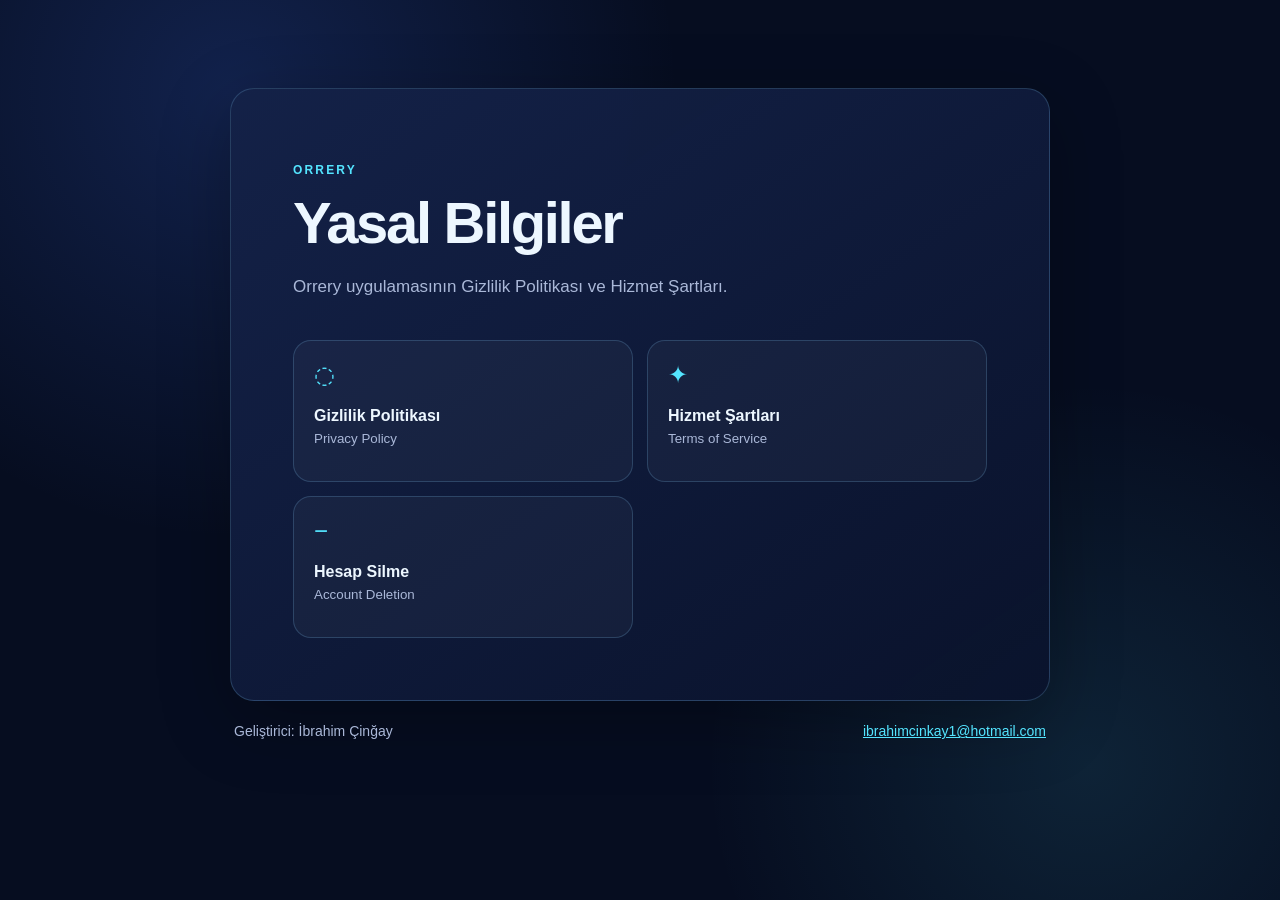
<file: index.html>
<!doctype html>
<html lang="tr">
<head>
<meta charset="utf-8">
<meta name="viewport" content="width=device-width, initial-scale=1">
<title>Orrery | Yasal Bilgiler</title>
<meta name="description" content="Orrery Gizlilik Politikası ve Hizmet Şartları.">
<link rel="stylesheet" href="/style.css">
</head>
<body>
<main class="site-shell">
  <section class="hero" aria-labelledby="site-title">
    <p class="eyebrow">ORRERY</p>
    <h1 id="site-title">Yasal Bilgiler</h1>
    <p class="lead">Orrery uygulamasının Gizlilik Politikası ve Hizmet Şartları.</p>
    <nav class="card-grid" aria-label="Yasal sayfalar">
      <a class="legal-card" href="/privacy-policy/">
        <span aria-hidden="true">◌</span>
        <strong>Gizlilik Politikası</strong>
        <small>Privacy Policy</small>
      </a>
      <a class="legal-card" href="/terms-of-service/">
        <span aria-hidden="true">✦</span>
        <strong>Hizmet Şartları</strong>
        <small>Terms of Service</small>
      </a>
      <a class="legal-card" href="/delete-account/">
        <span aria-hidden="true">−</span>
        <strong>Hesap Silme</strong>
        <small>Account Deletion</small>
      </a>
    </nav>
  </section>
  <footer>
    <p>Geliştirici: İbrahim Çinğay</p>
    <a href="mailto:ibrahimcinkay1@hotmail.com">ibrahimcinkay1@hotmail.com</a>
  </footer>
</main>
</body>
</html>
</file>
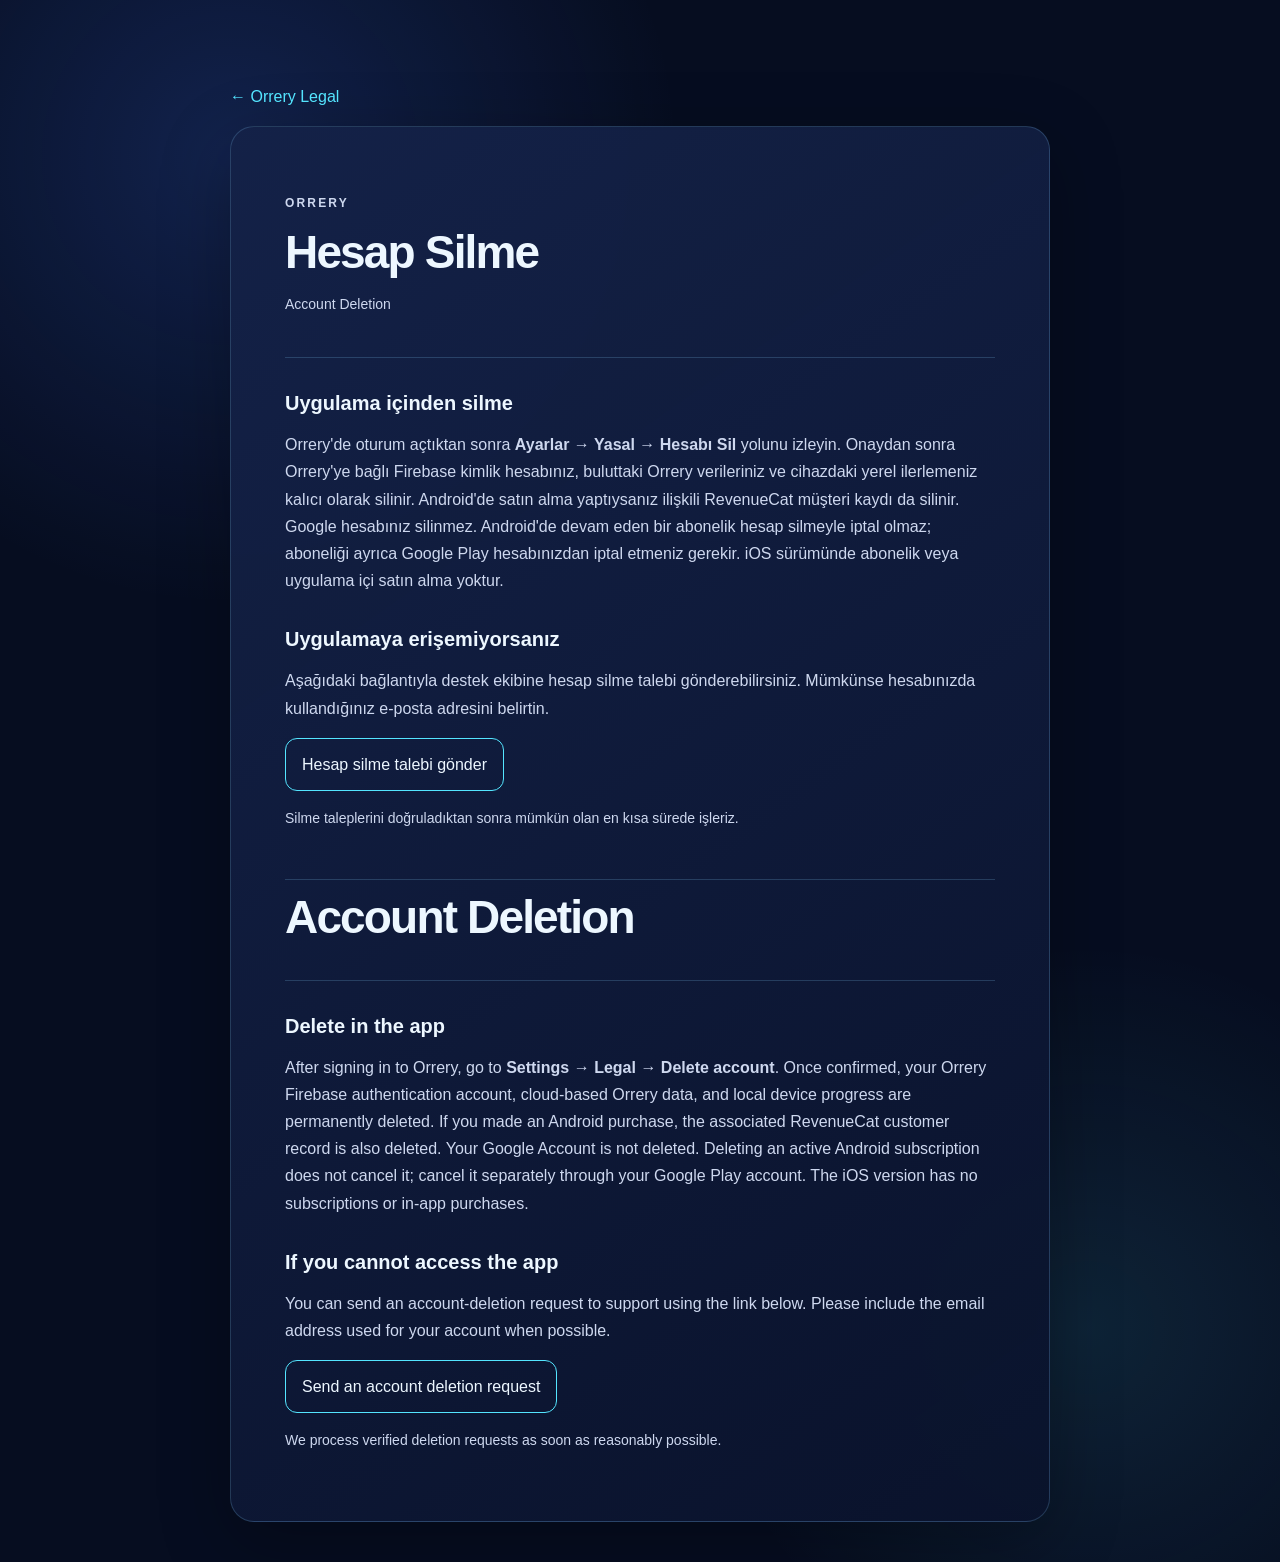
<file: delete-account/index.html>
<!doctype html>
<html lang="tr">
<head>
<meta charset="utf-8">
<meta name="viewport" content="width=device-width, initial-scale=1">
<title>Hesap Silme | Orrery</title>
<link rel="stylesheet" href="/style.css">
</head>
<body>
<main class="legal-page">
  <a class="back-link" href="/">← Orrery Legal</a>
  <article class="document">
    <header>
      <p class="eyebrow">ORRERY</p>
      <h1>Hesap Silme</h1>
      <p class="updated">Account Deletion</p>
    </header>
    <h2>Uygulama içinden silme</h2>
    <p>Orrery'de oturum açtıktan sonra <strong>Ayarlar → Yasal → Hesabı Sil</strong> yolunu izleyin. Onaydan sonra Orrery'ye bağlı Firebase kimlik hesabınız, buluttaki Orrery verileriniz ve cihazdaki yerel ilerlemeniz kalıcı olarak silinir. Android'de satın alma yaptıysanız ilişkili RevenueCat müşteri kaydı da silinir. Google hesabınız silinmez. Android'de devam eden bir abonelik hesap silmeyle iptal olmaz; aboneliği ayrıca Google Play hesabınızdan iptal etmeniz gerekir. iOS sürümünde abonelik veya uygulama içi satın alma yoktur.</p>
    <h2>Uygulamaya erişemiyorsanız</h2>
    <p>Aşağıdaki bağlantıyla destek ekibine hesap silme talebi gönderebilirsiniz. Mümkünse hesabınızda kullandığınız e-posta adresini belirtin.</p>
    <p><a class="request-link" href="mailto:ibrahimcinkay1@hotmail.com?subject=Orrery%20Hesap%20Silme%20Talebi">Hesap silme talebi gönder</a></p>
    <p class="updated">Silme taleplerini doğruladıktan sonra mümkün olan en kısa sürede işleriz.</p>

    <hr class="language-divider">
    <header><h1>Account Deletion</h1></header>
    <h2>Delete in the app</h2>
    <p>After signing in to Orrery, go to <strong>Settings → Legal → Delete account</strong>. Once confirmed, your Orrery Firebase authentication account, cloud-based Orrery data, and local device progress are permanently deleted. If you made an Android purchase, the associated RevenueCat customer record is also deleted. Your Google Account is not deleted. Deleting an active Android subscription does not cancel it; cancel it separately through your Google Play account. The iOS version has no subscriptions or in-app purchases.</p>
    <h2>If you cannot access the app</h2>
    <p>You can send an account-deletion request to support using the link below. Please include the email address used for your account when possible.</p>
    <p><a class="request-link" href="mailto:ibrahimcinkay1@hotmail.com?subject=Orrery%20Account%20Deletion%20Request">Send an account deletion request</a></p>
    <p class="updated">We process verified deletion requests as soon as reasonably possible.</p>
  </article>
</main>
</body>
</html>
</file>
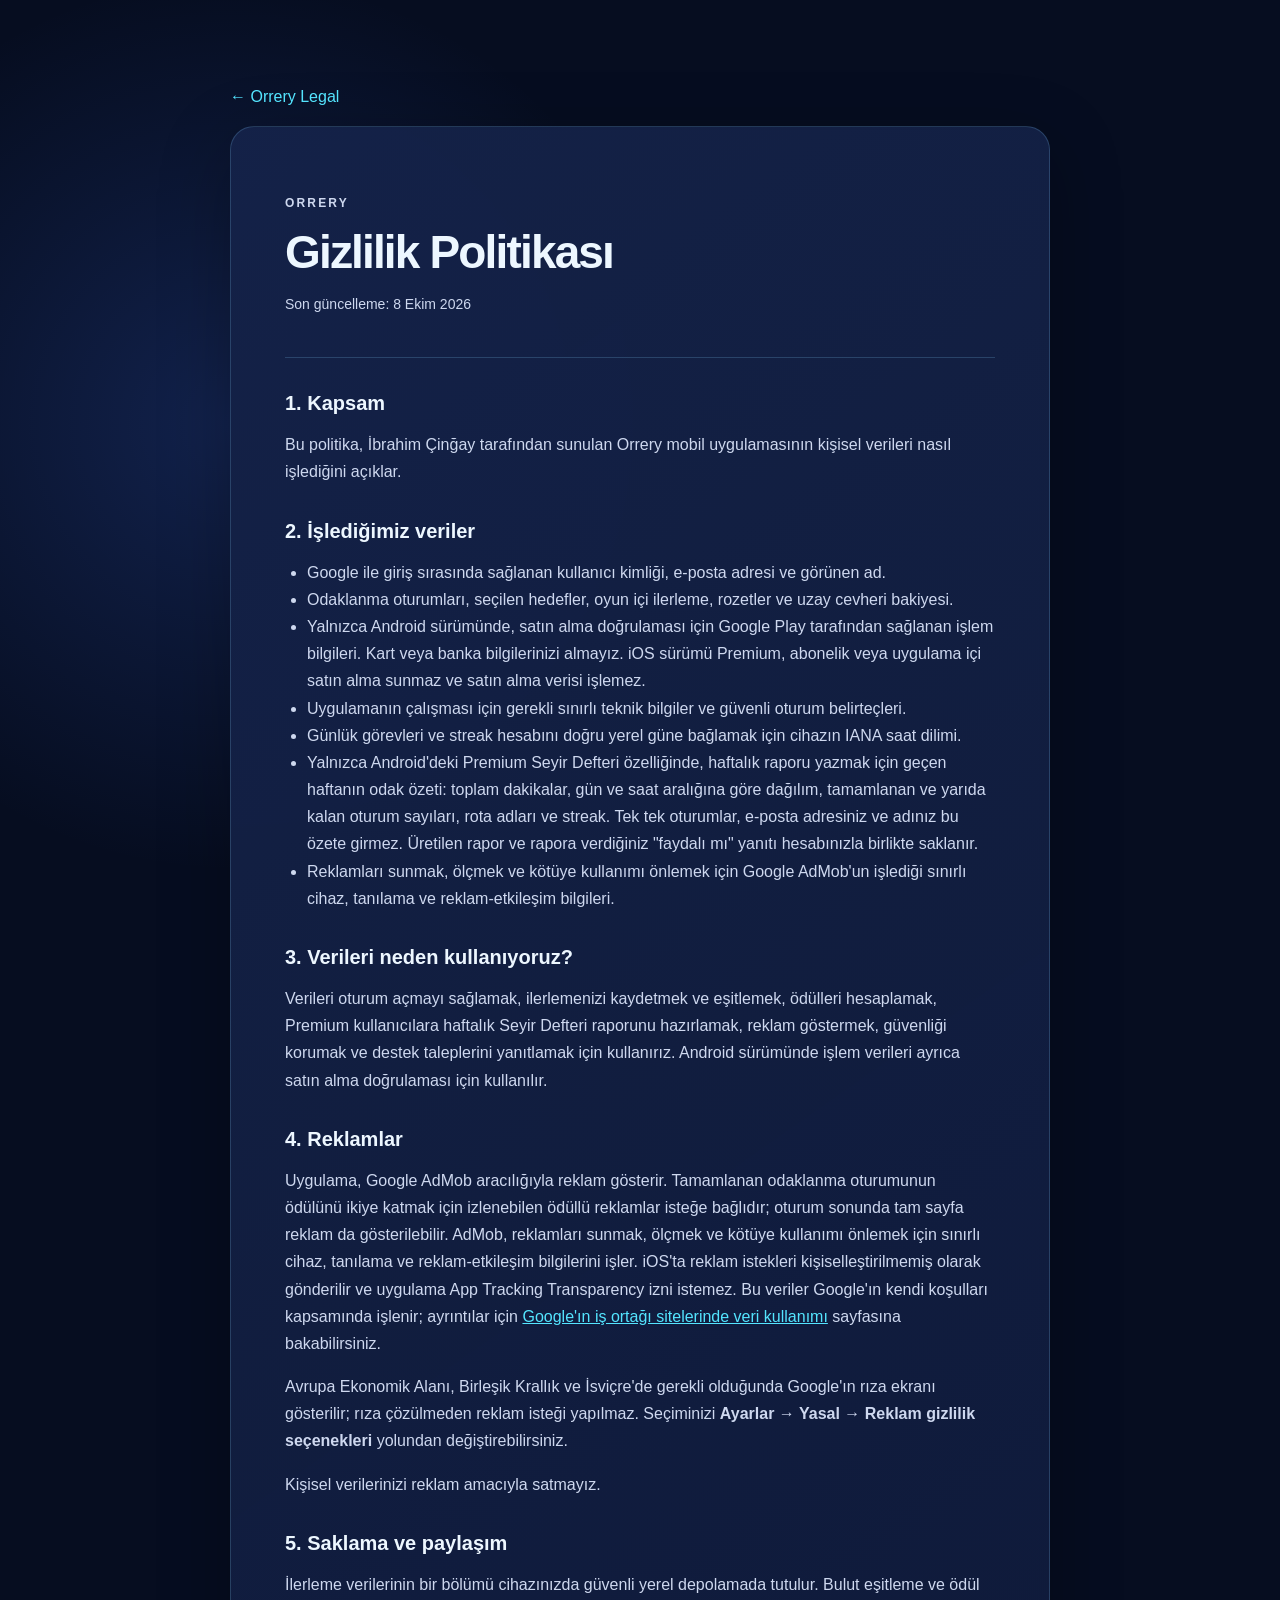
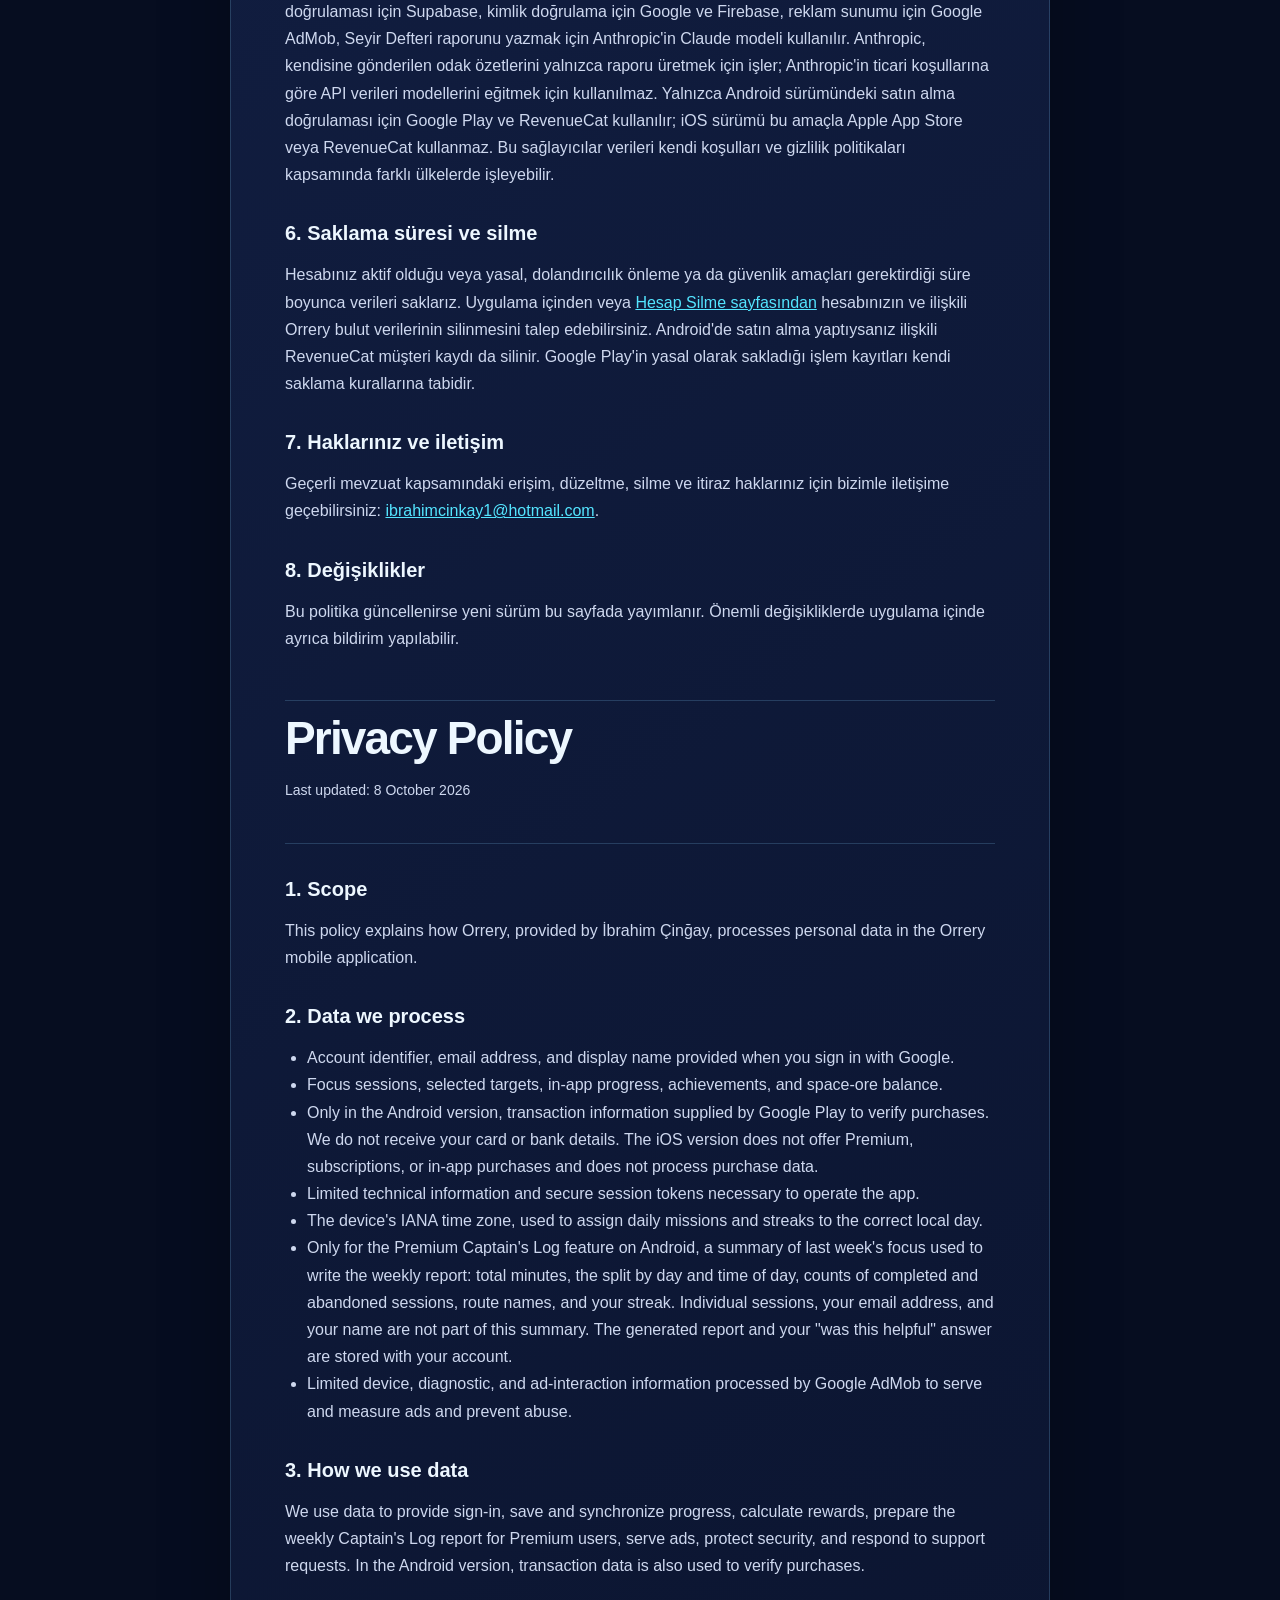
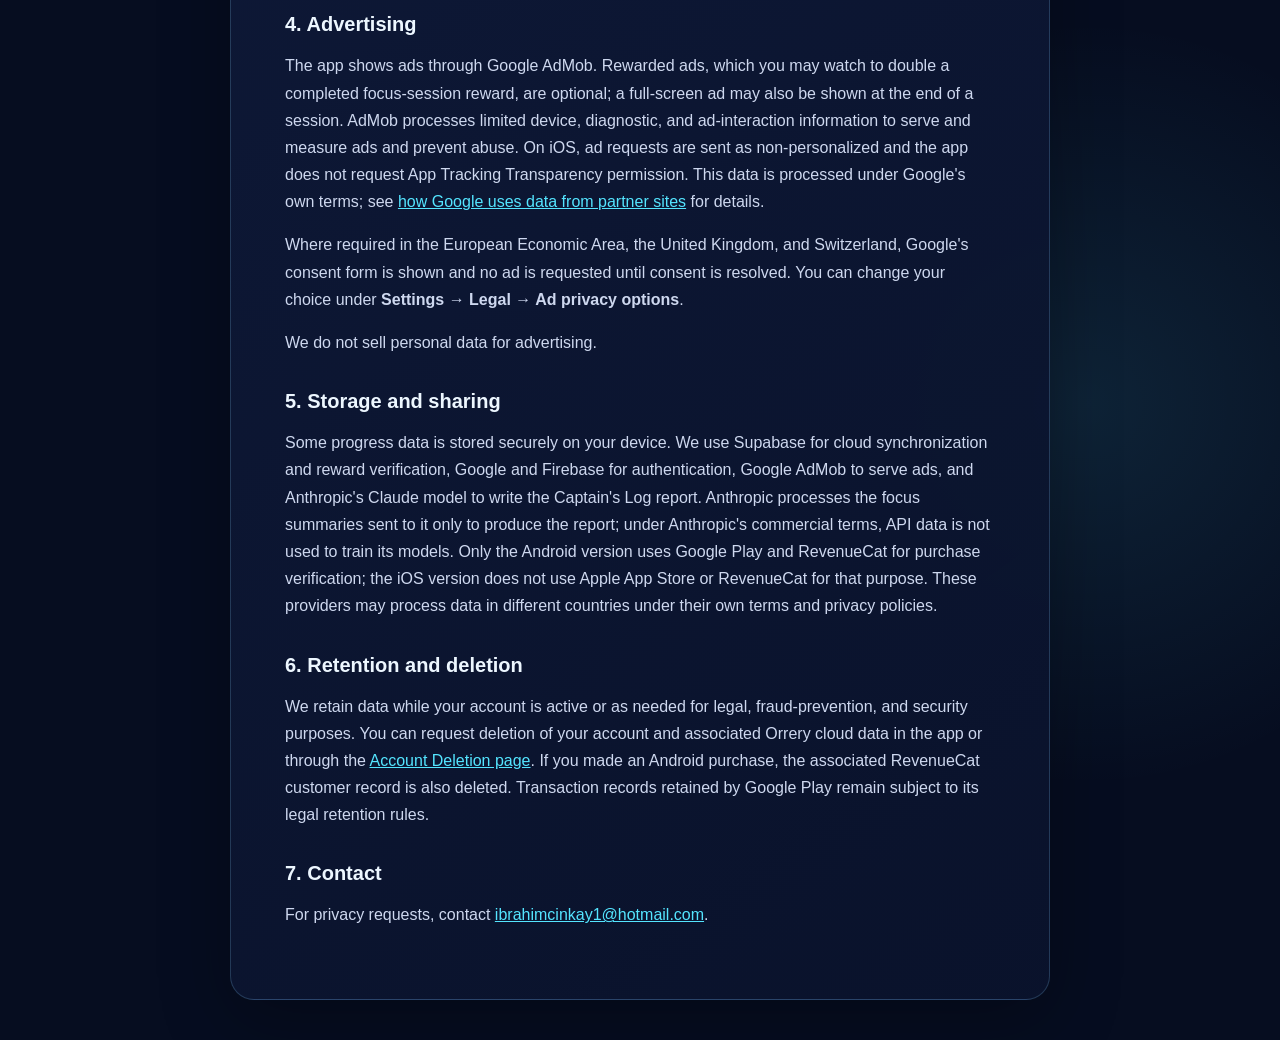
<file: privacy-policy/index.html>
<!doctype html>
<html lang="tr">
<head>
<meta charset="utf-8">
<meta name="viewport" content="width=device-width, initial-scale=1">
<title>Gizlilik Politikası | Orrery</title>
<link rel="stylesheet" href="/style.css">
</head>
<body>
<main class="legal-page">
  <a class="back-link" href="/">← Orrery Legal</a>
  <article class="document">
    <header>
      <p class="eyebrow">ORRERY</p>
      <h1>Gizlilik Politikası</h1>
      <p class="updated">Son güncelleme: 8 Ekim 2026</p>
    </header>
    <h2>1. Kapsam</h2>
    <p>Bu politika, İbrahim Çinğay tarafından sunulan Orrery mobil uygulamasının kişisel verileri nasıl işlediğini açıklar.</p>
    <h2>2. İşlediğimiz veriler</h2>
    <ul>
      <li>Google ile giriş sırasında sağlanan kullanıcı kimliği, e-posta adresi ve görünen ad.</li>
      <li>Odaklanma oturumları, seçilen hedefler, oyun içi ilerleme, rozetler ve uzay cevheri bakiyesi.</li>
      <li>Yalnızca Android sürümünde, satın alma doğrulaması için Google Play tarafından sağlanan işlem bilgileri. Kart veya banka bilgilerinizi almayız. iOS sürümü Premium, abonelik veya uygulama içi satın alma sunmaz ve satın alma verisi işlemez.</li>
      <li>Uygulamanın çalışması için gerekli sınırlı teknik bilgiler ve güvenli oturum belirteçleri.</li>
      <li>Günlük görevleri ve streak hesabını doğru yerel güne bağlamak için cihazın IANA saat dilimi.</li>
      <li>Yalnızca Android'deki Premium Seyir Defteri özelliğinde, haftalık raporu yazmak için geçen haftanın odak özeti: toplam dakikalar, gün ve saat aralığına göre dağılım, tamamlanan ve yarıda kalan oturum sayıları, rota adları ve streak. Tek tek oturumlar, e-posta adresiniz ve adınız bu özete girmez. Üretilen rapor ve rapora verdiğiniz "faydalı mı" yanıtı hesabınızla birlikte saklanır.</li>
      <li>Reklamları sunmak, ölçmek ve kötüye kullanımı önlemek için Google AdMob&apos;un işlediği sınırlı cihaz, tanılama ve reklam-etkileşim bilgileri.</li>
    </ul>
    <h2>3. Verileri neden kullanıyoruz?</h2>
    <p>Verileri oturum açmayı sağlamak, ilerlemenizi kaydetmek ve eşitlemek, ödülleri hesaplamak, Premium kullanıcılara haftalık Seyir Defteri raporunu hazırlamak, reklam göstermek, güvenliği korumak ve destek taleplerini yanıtlamak için kullanırız. Android sürümünde işlem verileri ayrıca satın alma doğrulaması için kullanılır.</p>
    <h2>4. Reklamlar</h2>
    <p>Uygulama, Google AdMob aracılığıyla reklam gösterir. Tamamlanan odaklanma oturumunun ödülünü ikiye katmak için izlenebilen ödüllü reklamlar isteğe bağlıdır; oturum sonunda tam sayfa reklam da gösterilebilir. AdMob, reklamları sunmak, ölçmek ve kötüye kullanımı önlemek için sınırlı cihaz, tanılama ve reklam-etkileşim bilgilerini işler. iOS&apos;ta reklam istekleri kişiselleştirilmemiş olarak gönderilir ve uygulama App Tracking Transparency izni istemez. Bu veriler Google&apos;ın kendi koşulları kapsamında işlenir; ayrıntılar için <a href="https://policies.google.com/technologies/partner-sites" rel="noopener">Google&apos;ın iş ortağı sitelerinde veri kullanımı</a> sayfasına bakabilirsiniz.</p>
    <p>Avrupa Ekonomik Alanı, Birleşik Krallık ve İsviçre&apos;de gerekli olduğunda Google&apos;ın rıza ekranı gösterilir; rıza çözülmeden reklam isteği yapılmaz. Seçiminizi <strong>Ayarlar → Yasal → Reklam gizlilik seçenekleri</strong> yolundan değiştirebilirsiniz.</p>
    <p>Kişisel verilerinizi reklam amacıyla satmayız.</p>
    <h2>5. Saklama ve paylaşım</h2>
    <p>İlerleme verilerinin bir bölümü cihazınızda güvenli yerel depolamada tutulur. Bulut eşitleme ve ödül doğrulaması için Supabase, kimlik doğrulama için Google ve Firebase, reklam sunumu için Google AdMob, Seyir Defteri raporunu yazmak için Anthropic'in Claude modeli kullanılır. Anthropic, kendisine gönderilen odak özetlerini yalnızca raporu üretmek için işler; Anthropic'in ticari koşullarına göre API verileri modellerini eğitmek için kullanılmaz. Yalnızca Android sürümündeki satın alma doğrulaması için Google Play ve RevenueCat kullanılır; iOS sürümü bu amaçla Apple App Store veya RevenueCat kullanmaz. Bu sağlayıcılar verileri kendi koşulları ve gizlilik politikaları kapsamında farklı ülkelerde işleyebilir.</p>
    <h2>6. Saklama süresi ve silme</h2>
    <p>Hesabınız aktif olduğu veya yasal, dolandırıcılık önleme ya da güvenlik amaçları gerektirdiği süre boyunca verileri saklarız. Uygulama içinden veya <a href="/delete-account/">Hesap Silme sayfasından</a> hesabınızın ve ilişkili Orrery bulut verilerinin silinmesini talep edebilirsiniz. Android&apos;de satın alma yaptıysanız ilişkili RevenueCat müşteri kaydı da silinir. Google Play&apos;in yasal olarak sakladığı işlem kayıtları kendi saklama kurallarına tabidir.</p>
    <h2>7. Haklarınız ve iletişim</h2>
    <p>Geçerli mevzuat kapsamındaki erişim, düzeltme, silme ve itiraz haklarınız için bizimle iletişime geçebilirsiniz: <a href="mailto:ibrahimcinkay1@hotmail.com">ibrahimcinkay1@hotmail.com</a>.</p>
    <h2>8. Değişiklikler</h2>
    <p>Bu politika güncellenirse yeni sürüm bu sayfada yayımlanır. Önemli değişikliklerde uygulama içinde ayrıca bildirim yapılabilir.</p>

    <hr class="language-divider">
    <header><h1>Privacy Policy</h1><p class="updated">Last updated: 8 October 2026</p></header>
    <h2>1. Scope</h2>
    <p>This policy explains how Orrery, provided by İbrahim Çinğay, processes personal data in the Orrery mobile application.</p>
    <h2>2. Data we process</h2>
    <ul>
      <li>Account identifier, email address, and display name provided when you sign in with Google.</li>
      <li>Focus sessions, selected targets, in-app progress, achievements, and space-ore balance.</li>
      <li>Only in the Android version, transaction information supplied by Google Play to verify purchases. We do not receive your card or bank details. The iOS version does not offer Premium, subscriptions, or in-app purchases and does not process purchase data.</li>
      <li>Limited technical information and secure session tokens necessary to operate the app.</li>
      <li>The device's IANA time zone, used to assign daily missions and streaks to the correct local day.</li>
      <li>Only for the Premium Captain's Log feature on Android, a summary of last week's focus used to write the weekly report: total minutes, the split by day and time of day, counts of completed and abandoned sessions, route names, and your streak. Individual sessions, your email address, and your name are not part of this summary. The generated report and your "was this helpful" answer are stored with your account.</li>
      <li>Limited device, diagnostic, and ad-interaction information processed by Google AdMob to serve and measure ads and prevent abuse.</li>
    </ul>
    <h2>3. How we use data</h2>
    <p>We use data to provide sign-in, save and synchronize progress, calculate rewards, prepare the weekly Captain's Log report for Premium users, serve ads, protect security, and respond to support requests. In the Android version, transaction data is also used to verify purchases.</p>
    <h2>4. Advertising</h2>
    <p>The app shows ads through Google AdMob. Rewarded ads, which you may watch to double a completed focus-session reward, are optional; a full-screen ad may also be shown at the end of a session. AdMob processes limited device, diagnostic, and ad-interaction information to serve and measure ads and prevent abuse. On iOS, ad requests are sent as non-personalized and the app does not request App Tracking Transparency permission. This data is processed under Google&apos;s own terms; see <a href="https://policies.google.com/technologies/partner-sites" rel="noopener">how Google uses data from partner sites</a> for details.</p>
    <p>Where required in the European Economic Area, the United Kingdom, and Switzerland, Google&apos;s consent form is shown and no ad is requested until consent is resolved. You can change your choice under <strong>Settings → Legal → Ad privacy options</strong>.</p>
    <p>We do not sell personal data for advertising.</p>
    <h2>5. Storage and sharing</h2>
    <p>Some progress data is stored securely on your device. We use Supabase for cloud synchronization and reward verification, Google and Firebase for authentication, Google AdMob to serve ads, and Anthropic's Claude model to write the Captain's Log report. Anthropic processes the focus summaries sent to it only to produce the report; under Anthropic's commercial terms, API data is not used to train its models. Only the Android version uses Google Play and RevenueCat for purchase verification; the iOS version does not use Apple App Store or RevenueCat for that purpose. These providers may process data in different countries under their own terms and privacy policies.</p>
    <h2>6. Retention and deletion</h2>
    <p>We retain data while your account is active or as needed for legal, fraud-prevention, and security purposes. You can request deletion of your account and associated Orrery cloud data in the app or through the <a href="/delete-account/">Account Deletion page</a>. If you made an Android purchase, the associated RevenueCat customer record is also deleted. Transaction records retained by Google Play remain subject to its legal retention rules.</p>
    <h2>7. Contact</h2>
    <p>For privacy requests, contact <a href="mailto:ibrahimcinkay1@hotmail.com">ibrahimcinkay1@hotmail.com</a>.</p>
  </article>
</main>
</body>
</html>
</file>
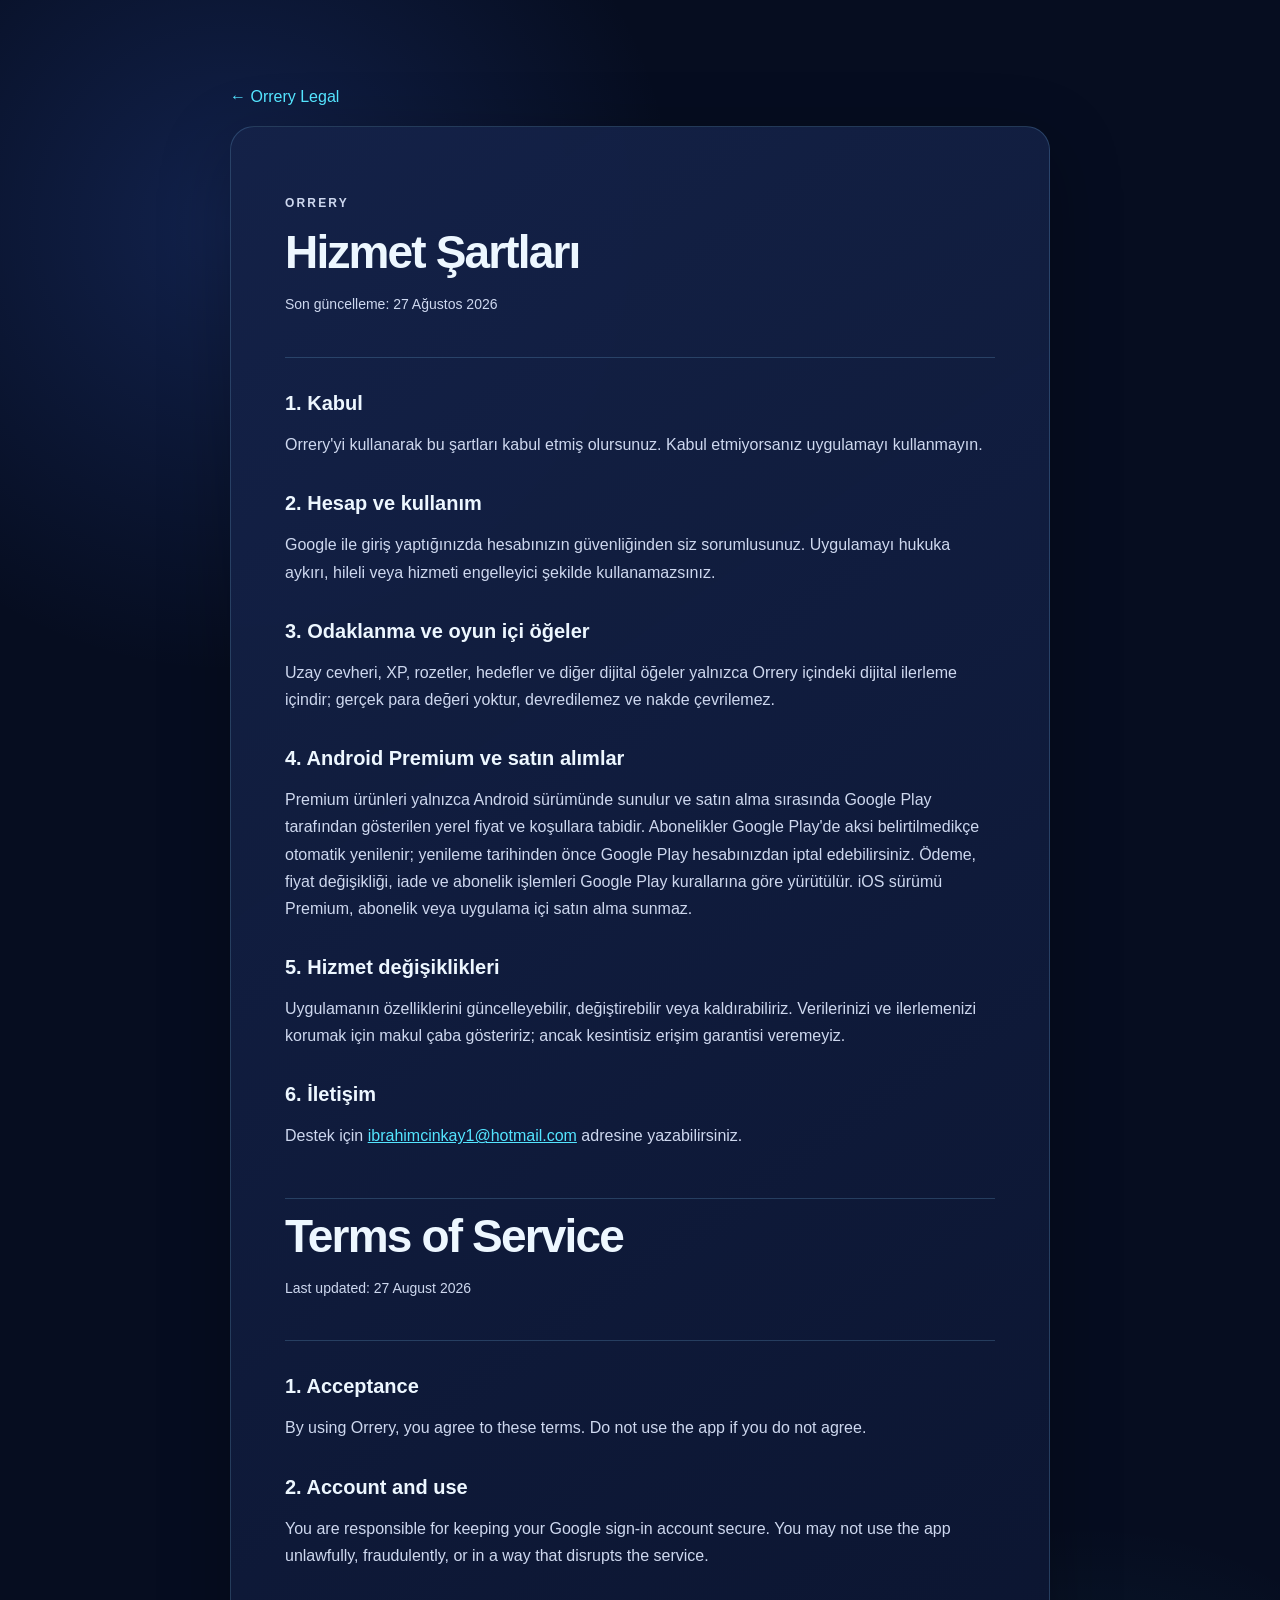
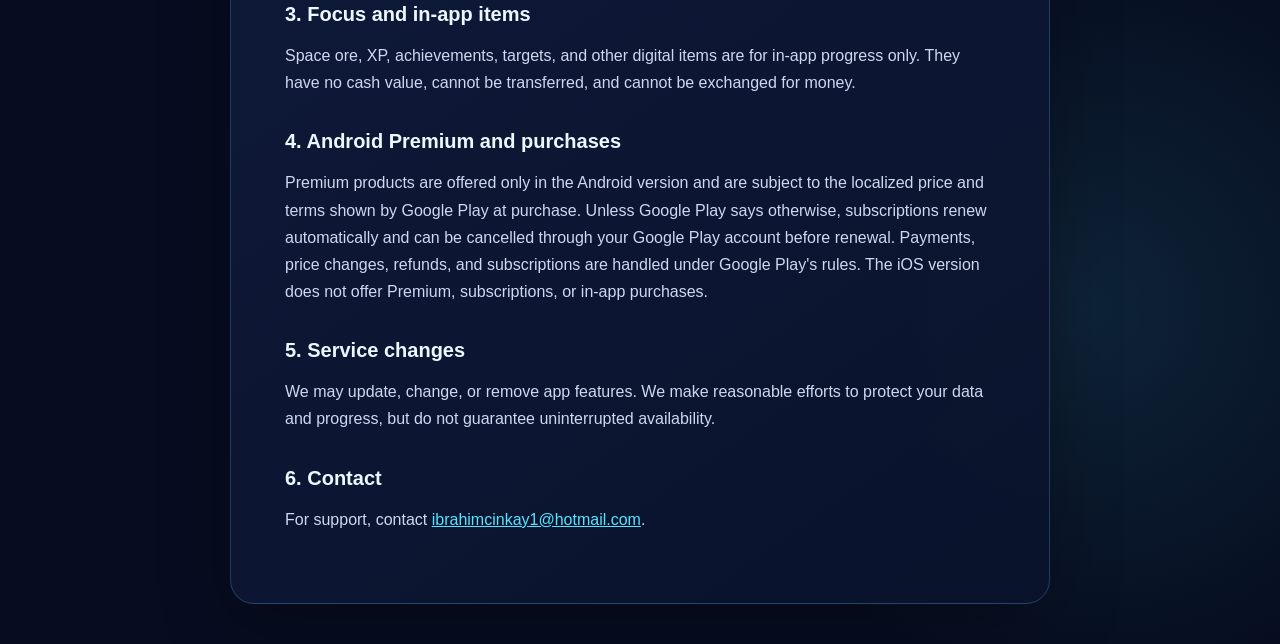
<file: terms-of-service/index.html>
<!doctype html>
<html lang="tr">
<head>
<meta charset="utf-8">
<meta name="viewport" content="width=device-width, initial-scale=1">
<title>Hizmet Şartları | Orrery</title>
<link rel="stylesheet" href="/style.css">
</head>
<body>
<main class="legal-page">
  <a class="back-link" href="/">← Orrery Legal</a>
  <article class="document">
    <header>
      <p class="eyebrow">ORRERY</p>
      <h1>Hizmet Şartları</h1>
      <p class="updated">Son güncelleme: 27 Ağustos 2026</p>
    </header>
    <h2>1. Kabul</h2>
    <p>Orrery'yi kullanarak bu şartları kabul etmiş olursunuz. Kabul etmiyorsanız uygulamayı kullanmayın.</p>
    <h2>2. Hesap ve kullanım</h2>
    <p>Google ile giriş yaptığınızda hesabınızın güvenliğinden siz sorumlusunuz. Uygulamayı hukuka aykırı, hileli veya hizmeti engelleyici şekilde kullanamazsınız.</p>
    <h2>3. Odaklanma ve oyun içi öğeler</h2>
    <p>Uzay cevheri, XP, rozetler, hedefler ve diğer dijital öğeler yalnızca Orrery içindeki dijital ilerleme içindir; gerçek para değeri yoktur, devredilemez ve nakde çevrilemez.</p>
    <h2>4. Android Premium ve satın alımlar</h2>
    <p>Premium ürünleri yalnızca Android sürümünde sunulur ve satın alma sırasında Google Play tarafından gösterilen yerel fiyat ve koşullara tabidir. Abonelikler Google Play&apos;de aksi belirtilmedikçe otomatik yenilenir; yenileme tarihinden önce Google Play hesabınızdan iptal edebilirsiniz. Ödeme, fiyat değişikliği, iade ve abonelik işlemleri Google Play kurallarına göre yürütülür. iOS sürümü Premium, abonelik veya uygulama içi satın alma sunmaz.</p>
    <h2>5. Hizmet değişiklikleri</h2>
    <p>Uygulamanın özelliklerini güncelleyebilir, değiştirebilir veya kaldırabiliriz. Verilerinizi ve ilerlemenizi korumak için makul çaba gösteririz; ancak kesintisiz erişim garantisi veremeyiz.</p>
    <h2>6. İletişim</h2>
    <p>Destek için <a href="mailto:ibrahimcinkay1@hotmail.com">ibrahimcinkay1@hotmail.com</a> adresine yazabilirsiniz.</p>

    <hr class="language-divider">
    <header><h1>Terms of Service</h1><p class="updated">Last updated: 27 August 2026</p></header>
    <h2>1. Acceptance</h2>
    <p>By using Orrery, you agree to these terms. Do not use the app if you do not agree.</p>
    <h2>2. Account and use</h2>
    <p>You are responsible for keeping your Google sign-in account secure. You may not use the app unlawfully, fraudulently, or in a way that disrupts the service.</p>
    <h2>3. Focus and in-app items</h2>
    <p>Space ore, XP, achievements, targets, and other digital items are for in-app progress only. They have no cash value, cannot be transferred, and cannot be exchanged for money.</p>
    <h2>4. Android Premium and purchases</h2>
    <p>Premium products are offered only in the Android version and are subject to the localized price and terms shown by Google Play at purchase. Unless Google Play says otherwise, subscriptions renew automatically and can be cancelled through your Google Play account before renewal. Payments, price changes, refunds, and subscriptions are handled under Google Play&apos;s rules. The iOS version does not offer Premium, subscriptions, or in-app purchases.</p>
    <h2>5. Service changes</h2>
    <p>We may update, change, or remove app features. We make reasonable efforts to protect your data and progress, but do not guarantee uninterrupted availability.</p>
    <h2>6. Contact</h2>
    <p>For support, contact <a href="mailto:ibrahimcinkay1@hotmail.com">ibrahimcinkay1@hotmail.com</a>.</p>
  </article>
</main>
</body>
</html>
</file>
<file: style.css>
:root {
  --ink: #edf7ff;
  --muted: #aab8d8;
  --surface: #101b3a;
  --line: rgba(133, 210, 255, 0.2);
  --cyan: #54e5ff;
}

* { box-sizing: border-box; }

html { background: #060d20; }

body {
  margin: 0;
  min-width: 320px;
  color: var(--ink);
  background:
    radial-gradient(circle at 18% 10%, rgba(66, 118, 255, 0.2), transparent 28rem),
    radial-gradient(circle at 85% 85%, rgba(84, 229, 255, 0.1), transparent 24rem),
    #060d20;
  font-family: Arial, Helvetica, sans-serif;
}

a { color: var(--cyan); }

.site-shell, .legal-page {
  width: min(100% - 32px, 820px);
  min-height: 100vh;
  margin: 0 auto;
  padding: 88px 0 40px;
}

.hero, .document {
  border: 1px solid var(--line);
  border-radius: 24px;
  background: linear-gradient(145deg, rgba(20, 34, 72, 0.98), rgba(10, 19, 44, 0.96));
  box-shadow: 0 20px 70px rgba(0, 0, 0, 0.28);
}

.hero { padding: clamp(28px, 7vw, 62px); }
.eyebrow { color: var(--cyan); font-size: 12px; font-weight: 800; letter-spacing: 0.18em; }
h1 { margin: 10px 0; font-size: clamp(34px, 7vw, 58px); letter-spacing: -0.04em; }
.lead { max-width: 520px; color: var(--muted); font-size: 17px; line-height: 1.6; }

.card-grid { display: grid; gap: 14px; grid-template-columns: repeat(2, minmax(0, 1fr)); margin-top: 40px; }
.legal-card {
  min-height: 142px;
  padding: 20px;
  border: 1px solid var(--line);
  border-radius: 18px;
  color: var(--ink);
  background: rgba(255, 255, 255, 0.035);
  text-decoration: none;
  transition: transform 160ms ease, border-color 160ms ease;
}
.legal-card:hover { transform: translateY(-3px); border-color: var(--cyan); }
.legal-card span, .legal-card strong, .legal-card small { display: block; }
.legal-card span { color: var(--cyan); font-size: 24px; }
.legal-card strong { margin-top: 18px; }
.legal-card small { margin-top: 6px; color: var(--muted); }
footer { display: flex; flex-wrap: wrap; gap: 6px 18px; justify-content: space-between; padding: 22px 4px; color: var(--muted); font-size: 14px; }
footer p { margin: 0; }

.back-link { display: inline-block; margin-bottom: 20px; text-decoration: none; }
.document { padding: clamp(24px, 6vw, 54px); }
.document header { padding-bottom: 26px; border-bottom: 1px solid var(--line); }
.document h1 { font-size: clamp(30px, 6vw, 46px); }
.document h2 { margin: 34px 0 10px; font-size: 20px; }
.document p, .document li { color: #ced8ef; line-height: 1.7; }
.document ul { padding-left: 22px; }
.updated { color: var(--muted); font-size: 14px; }
.language-divider { margin: 48px 0 0; border: 0; border-top: 1px solid var(--line); }
.request-link { display: inline-block; padding: 12px 16px; border: 1px solid var(--cyan); border-radius: 12px; color: var(--ink); text-decoration: none; }

@media (max-width: 560px) {
  .site-shell, .legal-page { width: min(100% - 24px, 820px); padding-top: 44px; }
  .card-grid { grid-template-columns: 1fr; }
}
</file>
